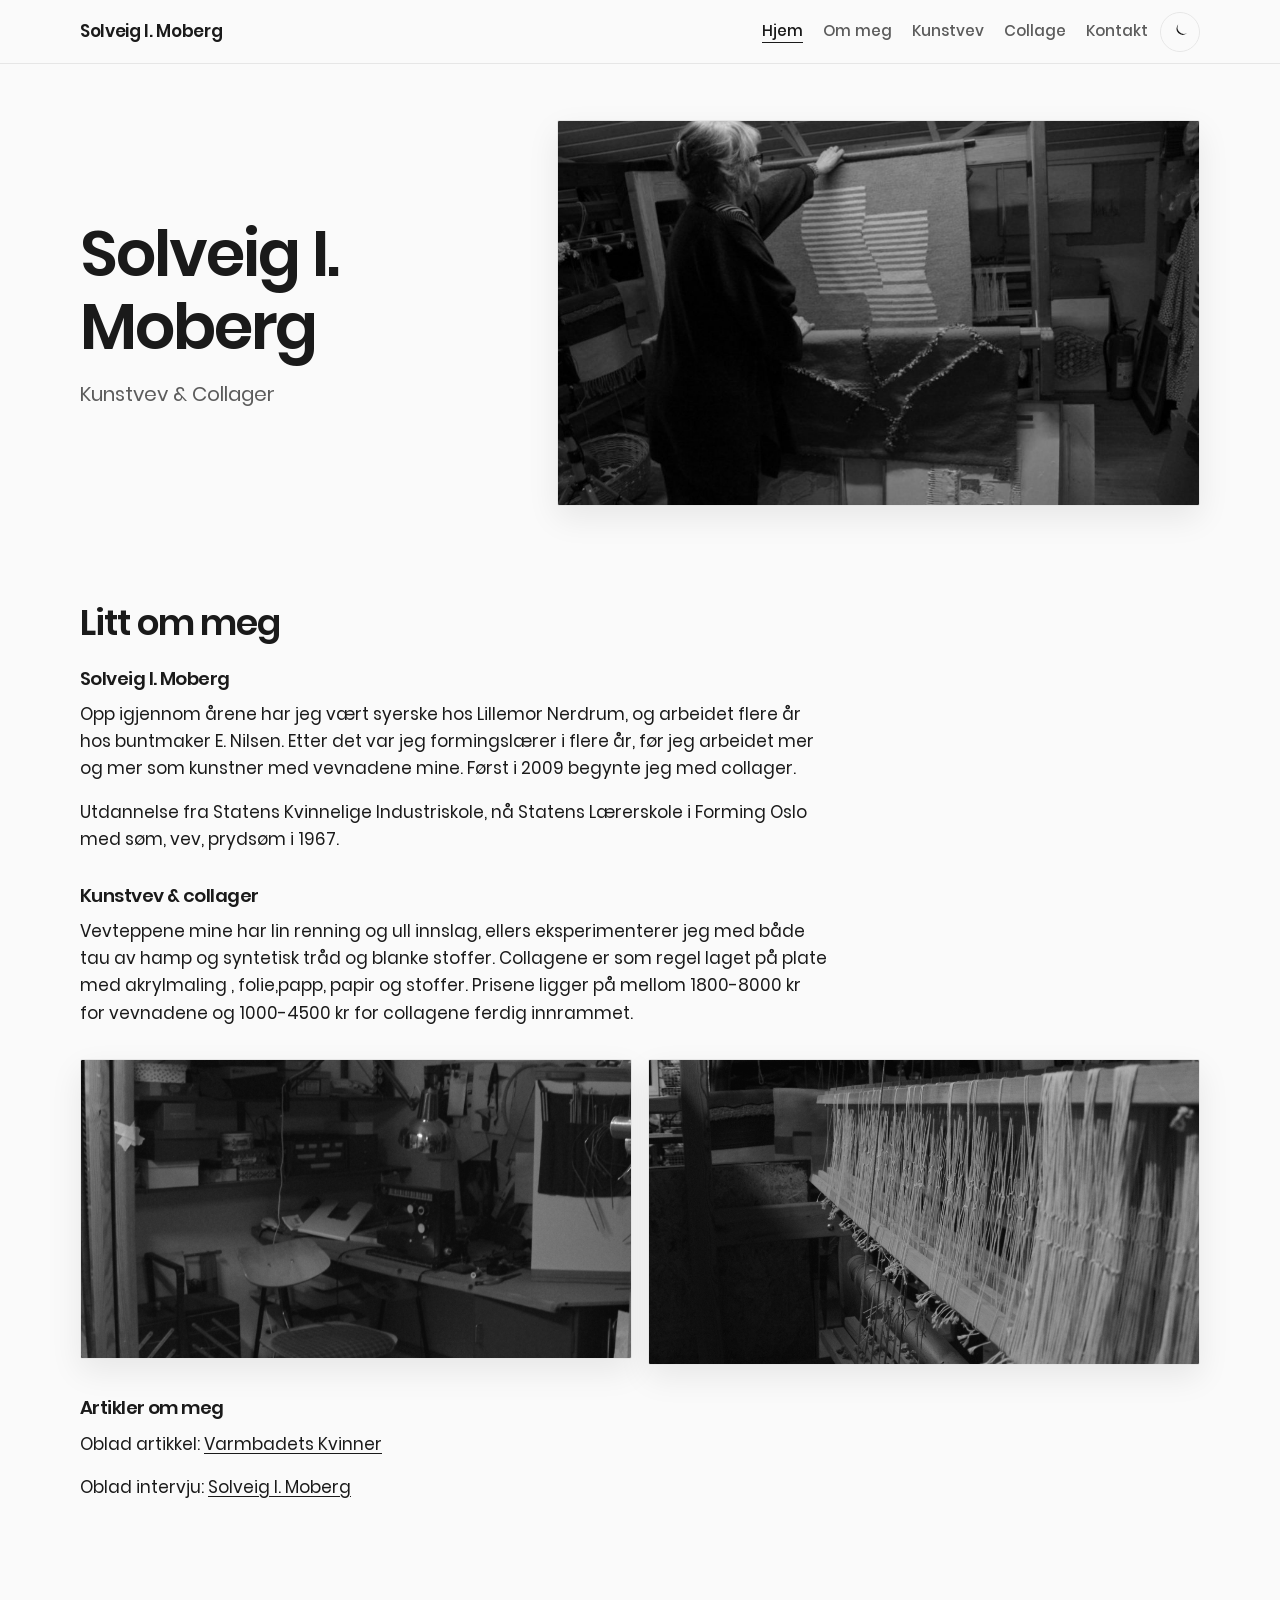
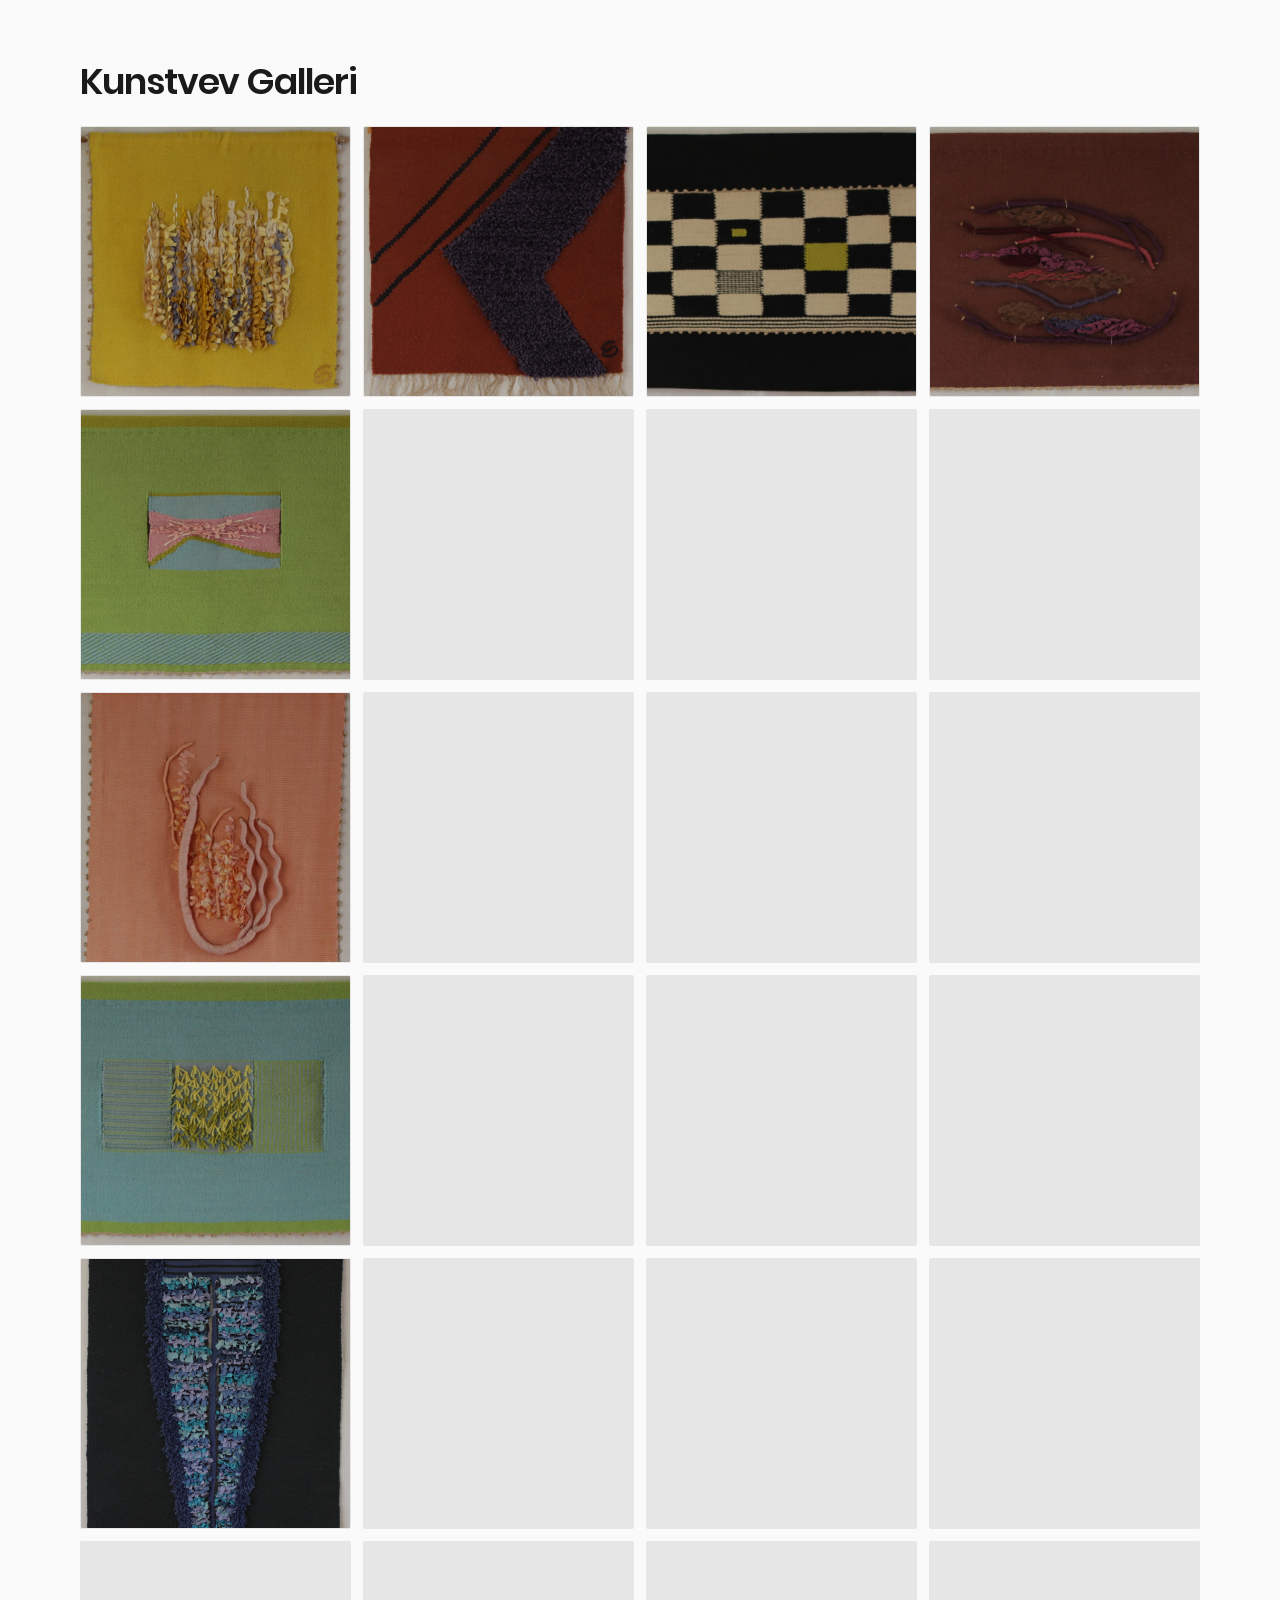
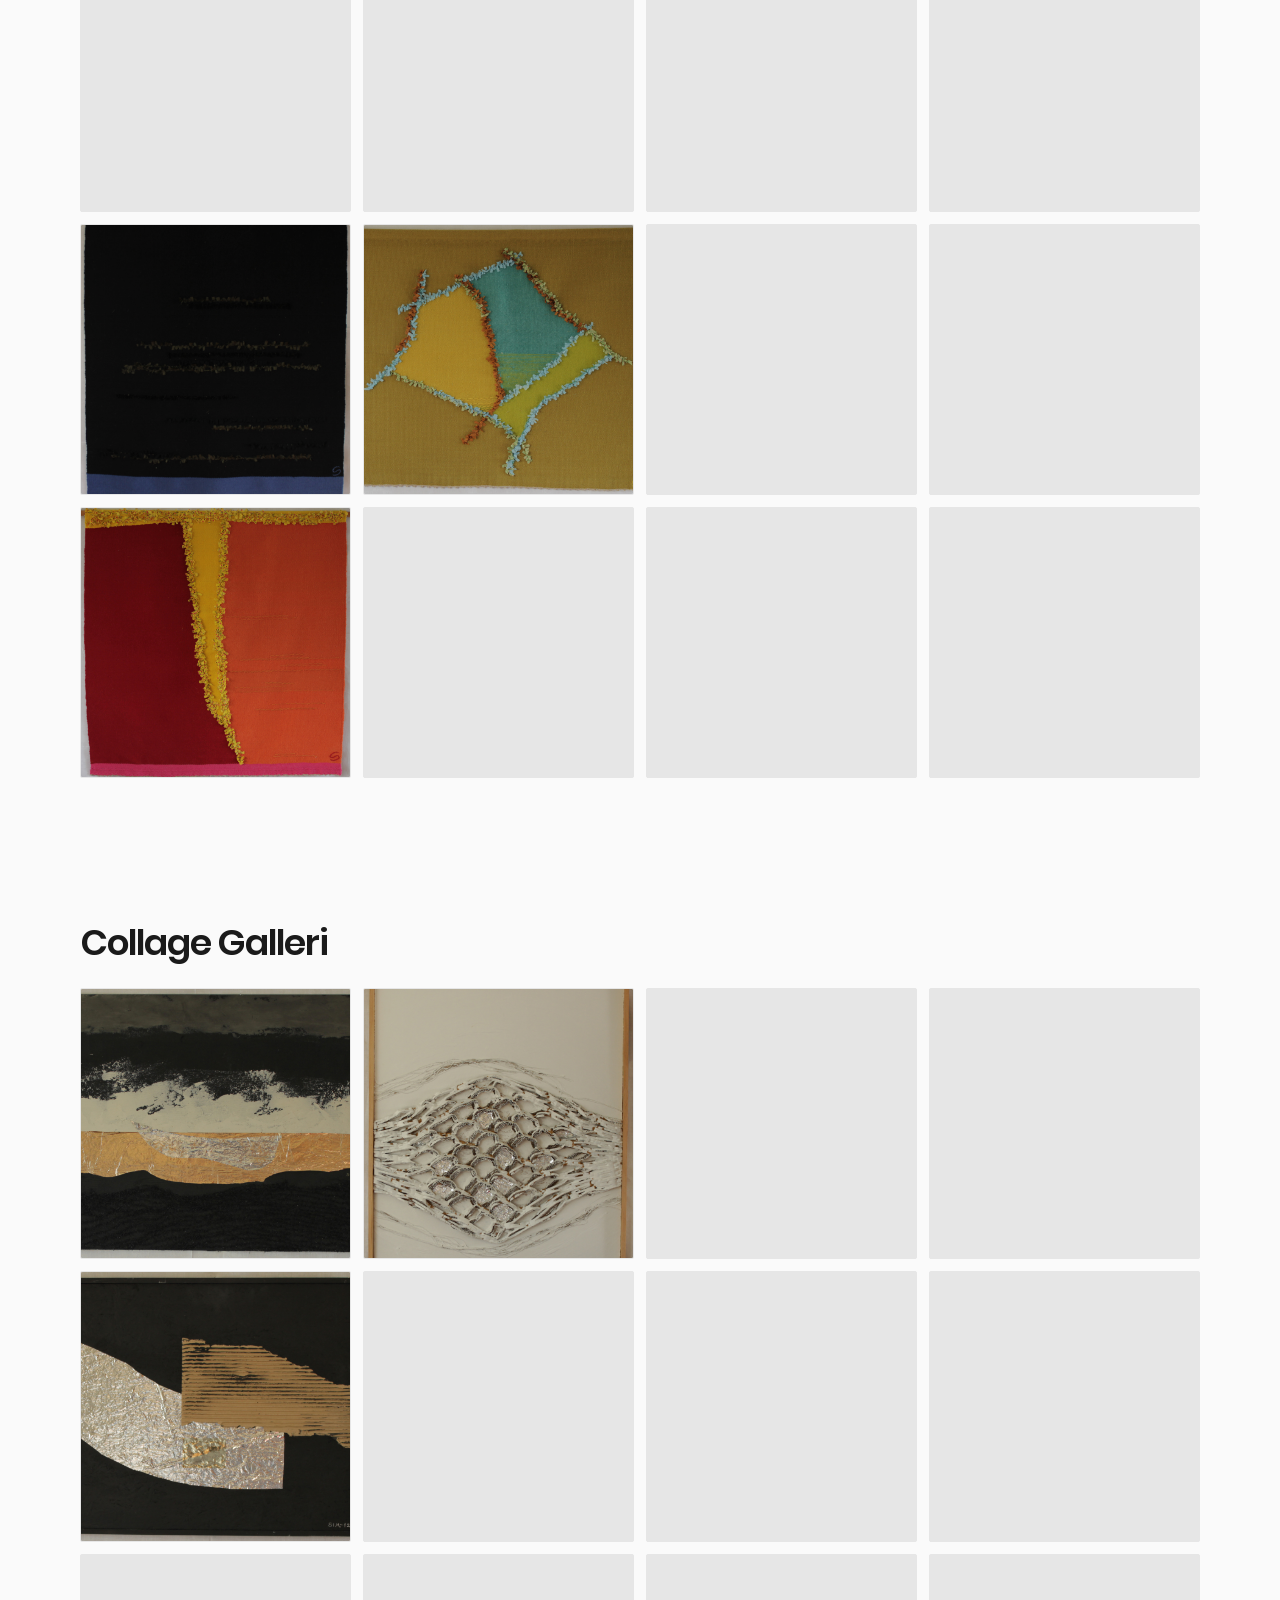
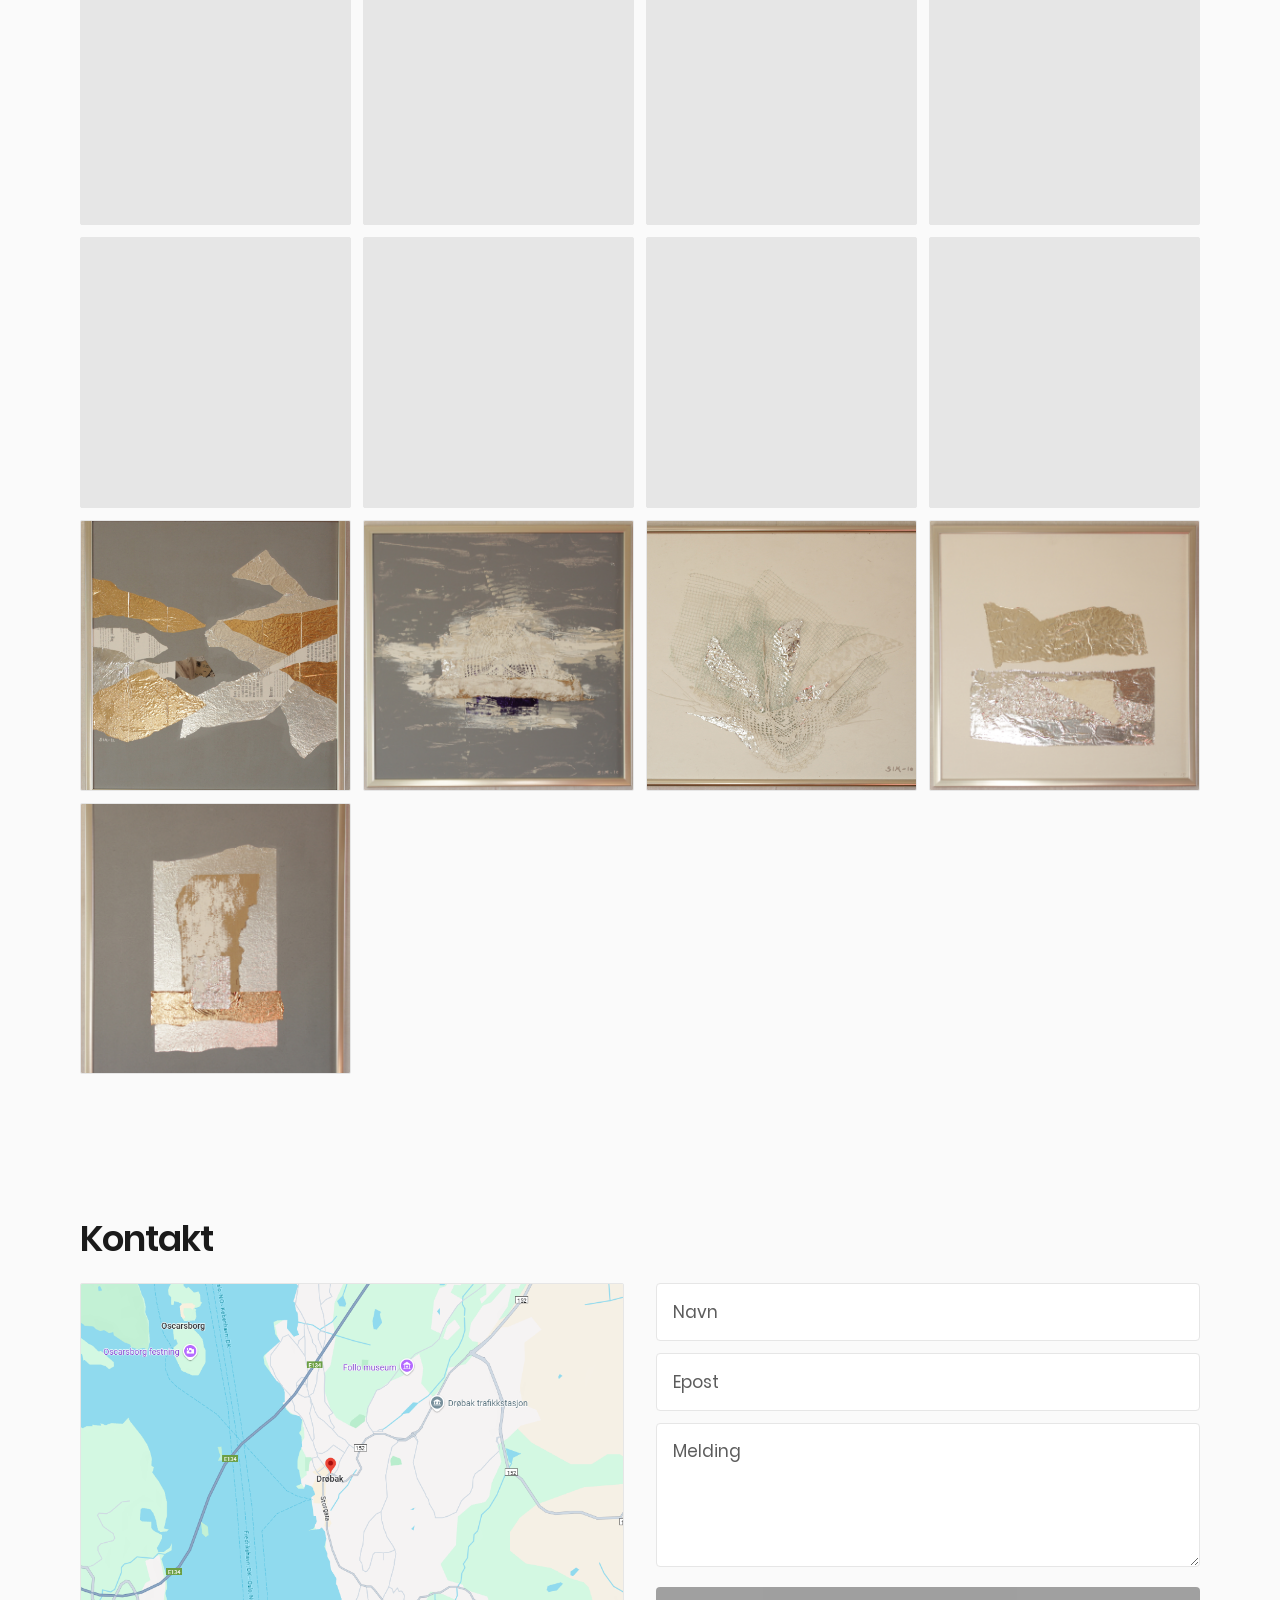
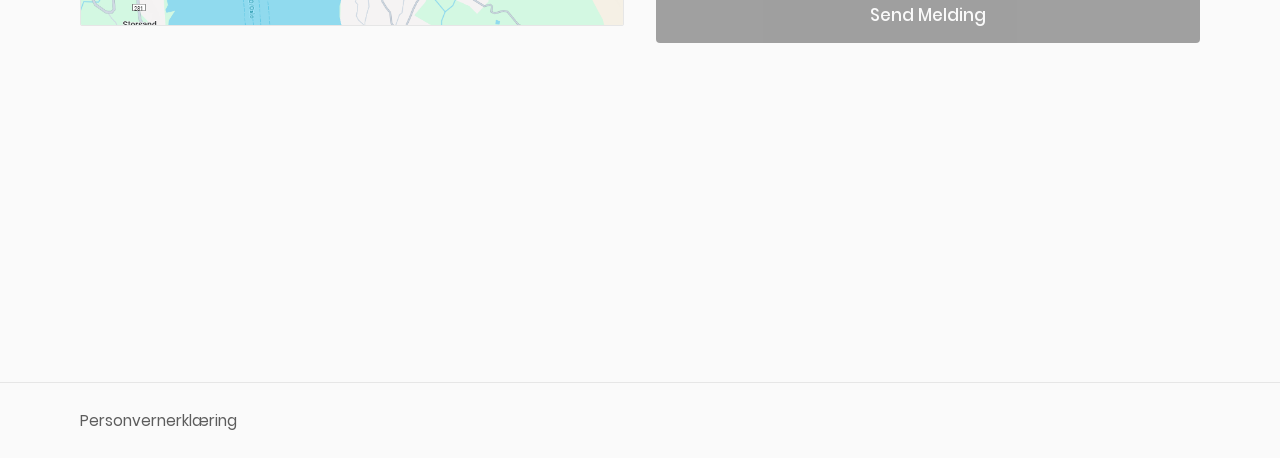
<file: index.html>
<!DOCTYPE html>
<html lang="no" data-theme="light">
<head>
    <meta charset="UTF-8">
    <meta name="viewport" content="width=device-width, initial-scale=1.0">
    <title>Solveig I. Moberg - Kunstvev & Collager</title>
    <meta name="theme-color" content="#fafafa">

    <link rel="apple-touch-icon" sizes="180x180" href="/images/favicon/apple-touch-icon.png">
    <link rel="icon" type="image/png" sizes="32x32" href="/images/favicon/favicon-32x32.png">
    <link rel="icon" type="image/png" sizes="16x16" href="/images/favicon/favicon-16x16.png">
    <link rel="manifest" href="/images/favicon/site.webmanifest">

    <meta name="description" content="Portefølje for Solveig I. Moberg, med fokus på kunstvev og collager. Utforsk hennes unike tekstilkunst og verk i blandede medier.">
    <meta name="keywords" content="Solveig I. Moberg, kunstvev, collager, textile art, Norwegian artist, vevnad">
    <meta name="author" content="Solveig I. Moberg">
    <meta name="robots" content="index, follow">

    <meta property="og:title" content="Solveig I. Moberg - Kunstvev & Collager">
    <meta property="og:description" content="Portefølje for Solveig I. Moberg, med fokus på kunstvev og collager. Utforsk hennes unike tekstilkunst og verk i blandede medier.">
    <meta property="og:image" content="images/sim_01.jpg">
    <meta property="og:url" content="https://solveig.im">
    <meta property="og:type" content="website">

    <meta name="twitter:card" content="summary_large_image">
    <meta name="twitter:title" content="Solveig I. Moberg - Kunstvev & Collager">
    <meta name="twitter:description" content="Portefølje for Solveig I. Moberg, med kunstvev og collager.">
    <meta name="twitter:image" content="images/sim_01.jpg">

    <link rel="canonical" href="https://solveig.im">

    <script type="application/ld+json">
    {
      "@context": "https://schema.org",
      "@type": "Person",
      "name": "Solveig I. Moberg",
      "url": "https://solveig.im",
      "description": "Norsk kunstner som spesialiserer seg på kunstvev og collager.",
      "image": "images/sim_01.jpg",
      "sameAs": [
        "https://www.oblad.no/badebyen/varmbadets-kvinner/s/2-2.2610-1.3875943",
        "https://www.oblad.no/badebyen/solveig-moberg/s/2-2.2610-1.3813298"
      ]
    }
    </script>

    <script>
        (function () {
            try {
                var stored = localStorage.getItem('theme');
                var theme = stored === 'dark' ? 'dark' : 'light';
                document.documentElement.setAttribute('data-theme', theme);
                var meta = document.querySelector('meta[name="theme-color"]');
                if (meta) meta.setAttribute('content', theme === 'dark' ? '#111111' : '#fafafa');
            } catch (e) {}
        })();
    </script>
    <link rel="stylesheet" href="styles.css">
</head>
<body>
    <a class="skip-link" href="#innhold">Hopp til innhold</a>

    <header class="site-header">
        <div class="header-inner">
            <a class="brand" href="/" data-section="landing">Solveig I. Moberg</a>
            <nav id="site-nav" class="site-nav" aria-label="Hovedmeny">
                <a href="/" data-section="landing">Hjem</a>
                <a href="/om-meg" data-section="om-meg">Om meg</a>
                <a href="/kunstvev" data-section="kunstvev">Kunstvev</a>
                <a href="/collage" data-section="collage">Collage</a>
                <a href="/kontakt" data-section="kontakt">Kontakt</a>
            </nav>
            <button type="button" id="theme-toggle" class="icon-btn theme-toggle" aria-pressed="false" aria-label="Bytt til mørk modus">
                <svg class="icon-moon" viewBox="0 0 24 24" aria-hidden="true">
                    <path fill="currentColor" d="M21 14.5A8.5 8.5 0 0 1 9.5 3 7 7 0 1 0 21 14.5z"/>
                </svg>
                <svg class="icon-sun" viewBox="0 0 24 24" aria-hidden="true">
                    <circle cx="12" cy="12" r="4" fill="none" stroke="currentColor" stroke-width="1.8"/>
                    <path d="M12 2.5v2.2M12 19.3v2.2M2.5 12h2.2M19.3 12h2.2M4.8 4.8l1.6 1.6M17.6 17.6l1.6 1.6M19.2 4.8l-1.6 1.6M6.4 17.6l-1.6 1.6" fill="none" stroke="currentColor" stroke-width="1.8" stroke-linecap="round"/>
                </svg>
            </button>
            <button type="button" class="icon-btn nav-toggle" aria-expanded="false" aria-controls="site-nav" aria-label="Meny">
                <svg class="icon-menu" viewBox="0 0 24 24" aria-hidden="true">
                    <path d="M4 7h16M4 12h16M4 17h16" fill="none" stroke="currentColor" stroke-width="1.8" stroke-linecap="round"/>
                </svg>
                <svg class="icon-close" viewBox="0 0 24 24" aria-hidden="true">
                    <path d="M6 6l12 12M18 6L6 18" fill="none" stroke="currentColor" stroke-width="1.8" stroke-linecap="round"/>
                </svg>
            </button>
        </div>
    </header>

    <main id="innhold">
        <section id="landing" class="hero">
            <div class="hero-inner">
                <div class="hero-copy">
                    <h1>Solveig I. Moberg</h1>
                    <p class="lede">Kunstvev &amp; Collager</p>
                </div>
                <figure class="hero-figure">
                    <img src="images/sim.jpg" alt="Solveig I. Moberg ved veven" width="1024" height="614" fetchpriority="high">
                </figure>
            </div>
        </section>

        <section id="om-meg" class="section">
            <div class="section-inner">
                <h2>Litt om meg</h2>
                <div class="prose">
                    <h3>Solveig I. Moberg</h3>
                    <p>Opp igjennom årene har jeg vært syerske hos Lillemor Nerdrum, og arbeidet flere år hos buntmaker E. Nilsen. Etter det var jeg formingslærer i flere år, før jeg arbeidet mer og mer som kunstner med vevnadene mine. Først i 2009 begynte jeg med collager.</p>
                    <p>Utdannelse fra Statens Kvinnelige Industriskole, nå Statens Lærerskole i Forming Oslo med søm, vev, prydsøm i 1967.</p>
                    <h3>Kunstvev &amp; collager</h3>
                    <p>Vevteppene mine har lin renning og ull innslag, ellers eksperimenterer jeg med både tau av hamp og syntetisk tråd og blanke stoffer. Collagene er som regel laget på plate med akrylmaling , folie,papp, papir og stoffer. Prisene ligger på mellom 1800-8000 kr for vevnadene og 1000-4500 kr for collagene ferdig innrammet.</p>
                </div>
                <div class="about-images">
                    <img src="images/sim_02.png" alt="Kunstvev eksempel" width="2992" height="1624" loading="lazy">
                    <img src="images/sim_03.png" alt="Collage eksempel" width="4276" height="2368" loading="lazy">
                </div>
                <div class="prose">
                    <h3>Artikler om meg</h3>
                    <p>Oblad artikkel: <a href="https://www.oblad.no/badebyen/varmbadets-kvinner/s/2-2.2610-1.3875943" target="_blank" rel="noopener">Varmbadets Kvinner</a></p>
                    <p>Oblad intervju: <a href="https://www.oblad.no/badebyen/solveig-moberg/s/2-2.2610-1.3813298" target="_blank" rel="noopener">Solveig I. Moberg</a></p>
                </div>
            </div>
        </section>

        <section id="kunstvev" class="section">
            <div class="section-inner">
                <h2>Kunstvev Galleri</h2>
                <div class="gallery" id="kunstvev-gallery"></div>
            </div>
        </section>

        <section id="collage" class="section">
            <div class="section-inner">
                <h2>Collage Galleri</h2>
                <div class="gallery" id="collage-gallery"></div>
            </div>
        </section>

        <section id="kontakt" class="section">
            <div class="section-inner">
                <h2>Kontakt</h2>
                <div class="contact-grid">
                    <a class="map-link" href="https://maps.app.goo.gl/HiU5fohMpdkxjvyu7" target="_blank" rel="noopener noreferrer">
                        <img src="images/map.png" alt="Kart" width="898" height="564" class="map-image">
                    </a>
                    <form id="kontakt-form" action="https://formspree.io/f/xwpapywr" method="POST">
                        <input type="hidden" name="_next" value="https://solveig.im/kontakt?success=1">
                        <label class="field">
                            <span class="visually-hidden">Navn</span>
                            <input type="text" name="name" placeholder="Navn" required minlength="2" pattern="[A-Za-zÆØÅæøå\s]+" title="Bare bokstaver er tillatt" autocomplete="name">
                        </label>
                        <label class="field">
                            <span class="visually-hidden">Epost</span>
                            <input type="email" name="email" placeholder="Epost" required autocomplete="email">
                        </label>
                        <label class="field">
                            <span class="visually-hidden">Melding</span>
                            <textarea name="message" placeholder="Melding" required minlength="10"></textarea>
                        </label>
                        <button type="submit" id="submit-button" disabled>Send Melding</button>
                        <div id="form-response" class="form-response" role="status" aria-live="polite"></div>
                    </form>
                </div>
            </div>
        </section>
    </main>

    <footer class="site-footer">
        <div class="footer-inner">
            <a href="personvern.html">Personvernerklæring</a>
        </div>
    </footer>

    <div id="lightbox" class="lightbox" hidden role="dialog" aria-modal="true" aria-label="Bildevisning">
        <button type="button" class="lightbox-close" aria-label="Lukk">
            <svg viewBox="0 0 24 24" aria-hidden="true">
                <path d="M6 6l12 12M18 6L6 18" fill="none" stroke="currentColor" stroke-width="1.8" stroke-linecap="round"/>
            </svg>
        </button>
        <button type="button" class="lightbox-prev" aria-label="Forrige bilde">
            <svg viewBox="0 0 24 24" aria-hidden="true">
                <path d="M14.5 5.5 8 12l6.5 6.5" fill="none" stroke="currentColor" stroke-width="1.8" stroke-linecap="round" stroke-linejoin="round"/>
            </svg>
        </button>
        <button type="button" class="lightbox-next" aria-label="Neste bilde">
            <svg viewBox="0 0 24 24" aria-hidden="true">
                <path d="M9.5 5.5 16 12l-6.5 6.5" fill="none" stroke="currentColor" stroke-width="1.8" stroke-linecap="round" stroke-linejoin="round"/>
            </svg>
        </button>
        <img id="lightbox-img" alt="">
    </div>

    <script src="scripts.js"></script>
</body>
</html>
</file>
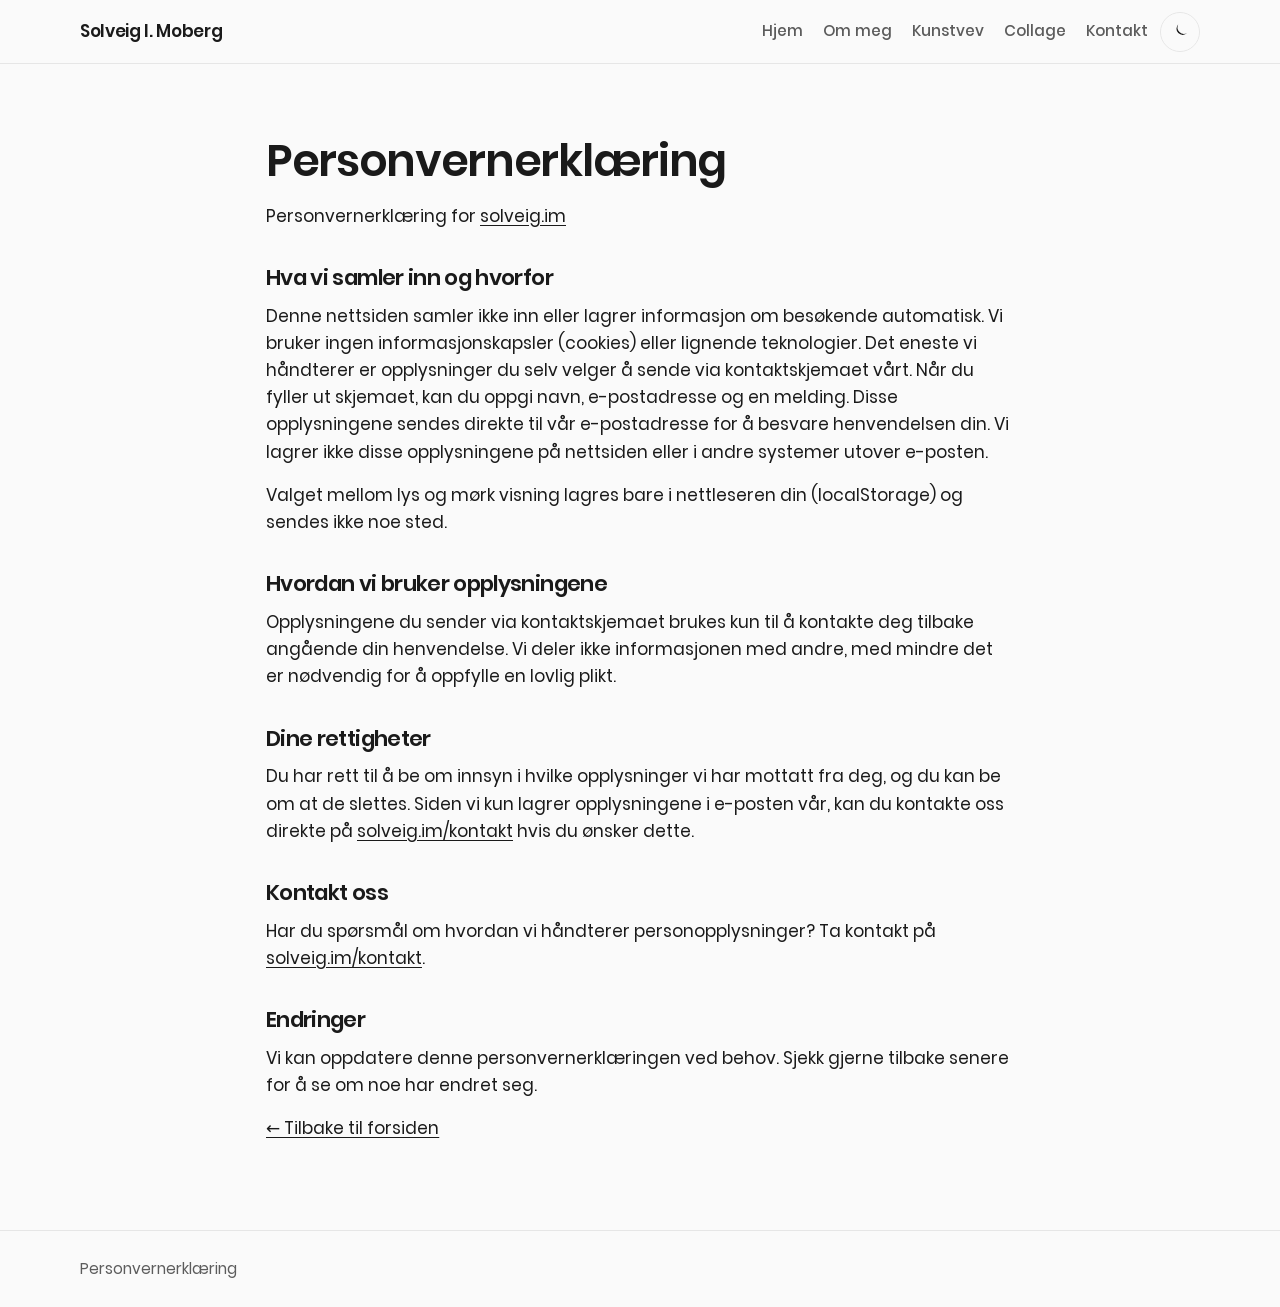
<file: personvern.html>
<!DOCTYPE html>
<html lang="no" data-theme="light">
<head>
    <meta charset="UTF-8">
    <meta name="viewport" content="width=device-width, initial-scale=1.0">
    <title>Personvernerklæring - Solveig I. Moberg</title>
    <meta name="theme-color" content="#fafafa">
    <link rel="apple-touch-icon" sizes="180x180" href="/images/favicon/apple-touch-icon.png">
    <link rel="icon" type="image/png" sizes="32x32" href="/images/favicon/favicon-32x32.png">
    <link rel="icon" type="image/png" sizes="16x16" href="/images/favicon/favicon-16x16.png">
    <link rel="manifest" href="/images/favicon/site.webmanifest">
    <script>
        (function () {
            try {
                var stored = localStorage.getItem('theme');
                var theme = stored === 'dark' ? 'dark' : 'light';
                document.documentElement.setAttribute('data-theme', theme);
                var meta = document.querySelector('meta[name="theme-color"]');
                if (meta) meta.setAttribute('content', theme === 'dark' ? '#111111' : '#fafafa');
            } catch (e) {}
        })();
    </script>
    <link rel="stylesheet" href="styles.css">
</head>
<body>
    <a class="skip-link" href="#innhold">Hopp til innhold</a>

    <header class="site-header">
        <div class="header-inner">
            <a class="brand" href="/">Solveig I. Moberg</a>
            <nav id="site-nav" class="site-nav" aria-label="Hovedmeny">
                <a href="/">Hjem</a>
                <a href="/om-meg">Om meg</a>
                <a href="/kunstvev">Kunstvev</a>
                <a href="/collage">Collage</a>
                <a href="/kontakt">Kontakt</a>
            </nav>
            <button type="button" id="theme-toggle" class="icon-btn theme-toggle" aria-pressed="false" aria-label="Bytt til mørk modus">
                <svg class="icon-moon" viewBox="0 0 24 24" aria-hidden="true">
                    <path fill="currentColor" d="M21 14.5A8.5 8.5 0 0 1 9.5 3 7 7 0 1 0 21 14.5z"/>
                </svg>
                <svg class="icon-sun" viewBox="0 0 24 24" aria-hidden="true">
                    <circle cx="12" cy="12" r="4" fill="none" stroke="currentColor" stroke-width="1.8"/>
                    <path d="M12 2.5v2.2M12 19.3v2.2M2.5 12h2.2M19.3 12h2.2M4.8 4.8l1.6 1.6M17.6 17.6l1.6 1.6M19.2 4.8l-1.6 1.6M6.4 17.6l-1.6 1.6" fill="none" stroke="currentColor" stroke-width="1.8" stroke-linecap="round"/>
                </svg>
            </button>
            <button type="button" class="icon-btn nav-toggle" aria-expanded="false" aria-controls="site-nav" aria-label="Meny">
                <svg class="icon-menu" viewBox="0 0 24 24" aria-hidden="true">
                    <path d="M4 7h16M4 12h16M4 17h16" fill="none" stroke="currentColor" stroke-width="1.8" stroke-linecap="round"/>
                </svg>
                <svg class="icon-close" viewBox="0 0 24 24" aria-hidden="true">
                    <path d="M6 6l12 12M18 6L6 18" fill="none" stroke="currentColor" stroke-width="1.8" stroke-linecap="round"/>
                </svg>
            </button>
        </div>
    </header>

    <main id="innhold" class="section">
        <article class="section-inner prose">
            <h1>Personvernerklæring</h1>
            <p>Personvernerklæring for <a href="https://solveig.im">solveig.im</a></p>

            <h2>Hva vi samler inn og hvorfor</h2>
            <p>Denne nettsiden samler ikke inn eller lagrer informasjon om besøkende automatisk. Vi bruker ingen informasjonskapsler (cookies) eller lignende teknologier. Det eneste vi håndterer er opplysninger du selv velger å sende via kontaktskjemaet vårt. Når du fyller ut skjemaet, kan du oppgi navn, e-postadresse og en melding. Disse opplysningene sendes direkte til vår e-postadresse for å besvare henvendelsen din. Vi lagrer ikke disse opplysningene på nettsiden eller i andre systemer utover e-posten.</p>
            <p>Valget mellom lys og mørk visning lagres bare i nettleseren din (localStorage) og sendes ikke noe sted.</p>

            <h2>Hvordan vi bruker opplysningene</h2>
            <p>Opplysningene du sender via kontaktskjemaet brukes kun til å kontakte deg tilbake angående din henvendelse. Vi deler ikke informasjonen med andre, med mindre det er nødvendig for å oppfylle en lovlig plikt.</p>

            <h2>Dine rettigheter</h2>
            <p>Du har rett til å be om innsyn i hvilke opplysninger vi har mottatt fra deg, og du kan be om at de slettes. Siden vi kun lagrer opplysningene i e-posten vår, kan du kontakte oss direkte på <a href="/kontakt">solveig.im/kontakt</a> hvis du ønsker dette.</p>

            <h2>Kontakt oss</h2>
            <p>Har du spørsmål om hvordan vi håndterer personopplysninger? Ta kontakt på <a href="/kontakt">solveig.im/kontakt</a>.</p>

            <h2>Endringer</h2>
            <p>Vi kan oppdatere denne personvernerklæringen ved behov. Sjekk gjerne tilbake senere for å se om noe har endret seg.</p>

            <p><a href="https://solveig.im">← Tilbake til forsiden</a></p>
        </article>
    </main>

    <footer class="site-footer">
        <div class="footer-inner">
            <a href="personvern.html">Personvernerklæring</a>
        </div>
    </footer>

    <script src="scripts.js"></script>
</body>
</html>
</file>
<file: styles.css>
@font-face {
    font-family: 'Poppins';
    src: url('fonts/Poppins-Regular.ttf') format('truetype');
    font-weight: 400;
    font-style: normal;
    font-display: swap;
}

@font-face {
    font-family: 'Poppins';
    src: url('fonts/Poppins-Medium.ttf') format('truetype');
    font-weight: 500;
    font-style: normal;
    font-display: swap;
}

@font-face {
    font-family: 'Poppins';
    src: url('fonts/Poppins-SemiBold.ttf') format('truetype');
    font-weight: 600;
    font-style: normal;
    font-display: swap;
}

:root {
    color-scheme: light;
    --bg: #fafafa;
    --text: #1a1a1a;
    --muted: #5c5c5c;
    --line: #e6e6e6;
    --surface: #ffffff;
    --shadow: 0 12px 32px rgba(0, 0, 0, 0.08);
    --ok: #1c6b3a;
    --danger: #9b2c2c;
    --header: rgba(250, 250, 250, 0.92);
    --header-h: 4rem;
}

:root[data-theme="dark"] {
    color-scheme: dark;
    --bg: #111111;
    --text: #f4f4f4;
    --muted: #a3a3a3;
    --line: #2a2a2a;
    --surface: #1a1a1a;
    --shadow: 0 12px 32px rgba(0, 0, 0, 0.35);
    --ok: #9dccae;
    --danger: #f0a8a8;
    --header: rgba(17, 17, 17, 0.92);
}

* {
    box-sizing: border-box;
}

html {
    scroll-padding-top: var(--header-h);
}

body {
    margin: 0;
    background: var(--bg);
    color: var(--text);
    font-family: 'Poppins', system-ui, sans-serif;
    font-size: 1.0625rem;
    font-weight: 400;
    line-height: 1.6;
}

img {
    max-width: 100%;
    height: auto;
}

h1, h2, h3 {
    font-weight: 600;
    letter-spacing: -0.03em;
    line-height: 1.15;
    text-wrap: balance;
}

h1 {
    margin: 0;
    font-size: clamp(2.6rem, 5vw, 4.25rem);
}

h2 {
    margin: 0 0 1.5rem;
    font-size: clamp(1.75rem, 3vw, 2.25rem);
}

h3 {
    margin: 2rem 0 0.75rem;
    font-size: 1.15rem;
}

p {
    margin: 0 0 1rem;
}

a {
    color: inherit;
}

:focus-visible {
    outline: 2px solid var(--text);
    outline-offset: 3px;
}

.visually-hidden {
    position: absolute;
    width: 1px;
    height: 1px;
    padding: 0;
    margin: -1px;
    overflow: hidden;
    clip: rect(0, 0, 0, 0);
    white-space: nowrap;
    border: 0;
}

.skip-link {
    position: absolute;
    left: 1rem;
    top: -3rem;
    z-index: 80;
    background: var(--text);
    color: var(--bg);
    padding: 0.5rem 0.75rem;
    text-decoration: none;
}

.skip-link:focus {
    top: 0.5rem;
}

.site-header {
    position: sticky;
    top: 0;
    z-index: 30;
    height: var(--header-h);
    padding: 0 1.5rem;
    background: var(--header);
    border-bottom: 1px solid var(--line);
    backdrop-filter: blur(16px);
}

.header-inner {
    height: 100%;
    width: min(1120px, 100%);
    margin-inline: auto;
    display: flex;
    align-items: center;
    gap: 0.75rem;
}

.brand {
    margin-right: auto;
    font-weight: 600;
    letter-spacing: -0.02em;
    text-decoration: none;
    white-space: nowrap;
}

.site-nav {
    display: flex;
    align-items: center;
    gap: 1.25rem;
}

.site-nav a {
    color: var(--muted);
    font-size: 0.95rem;
    font-weight: 500;
    text-decoration: none;
}

.site-nav a[aria-current="page"] {
    color: var(--text);
    text-decoration: underline;
    text-decoration-thickness: 1px;
    text-underline-offset: 0.4em;
}

.icon-btn {
    width: 2.5rem;
    height: 2.5rem;
    display: inline-flex;
    align-items: center;
    justify-content: center;
    flex: none;
    padding: 0;
    border: 1px solid var(--line);
    border-radius: 999px;
    background: transparent;
    color: var(--text);
    cursor: pointer;
}

.icon-btn svg {
    width: 1.15rem;
    height: 1.15rem;
    display: block;
}

.theme-toggle .icon-sun,
.nav-toggle .icon-close {
    display: none;
}

:root[data-theme="dark"] .theme-toggle .icon-moon {
    display: none;
}

:root[data-theme="dark"] .theme-toggle .icon-sun {
    display: block;
}

.nav-toggle {
    display: none;
}

.nav-toggle[aria-expanded="true"] .icon-menu {
    display: none;
}

.nav-toggle[aria-expanded="true"] .icon-close {
    display: block;
}

.hero {
    padding: 3.5rem 1.5rem 1.5rem;
}

.hero-inner,
.section-inner,
.footer-inner {
    width: min(1120px, 100%);
    margin-inline: auto;
}

.hero-inner {
    display: grid;
    grid-template-columns: minmax(0, 0.8fr) minmax(0, 1.2fr);
    gap: 3rem;
    align-items: center;
}

.lede {
    margin: 0.85rem 0 0;
    color: var(--muted);
    font-size: 1.25rem;
    font-weight: 400;
}

.hero-figure {
    margin: 0;
}

.hero-figure img,
.about-images img {
    display: block;
    width: 100%;
    border: 1px solid var(--line);
    border-radius: 2px;
    box-shadow: var(--shadow);
}

.section {
    padding: 4.5rem 1.5rem;
}

.prose {
    max-width: 68ch;
}

.prose h1 {
    margin: 0 0 1rem;
    font-size: clamp(2rem, 4vw, 2.75rem);
}

.prose h2 {
    margin: 2.25rem 0 0.75rem;
    font-size: 1.35rem;
}

.prose h3:first-child {
    margin-top: 0;
}

.prose a {
    text-underline-offset: 0.15em;
}

.about-images {
    display: grid;
    grid-template-columns: 1fr 1fr;
    gap: 1rem;
    margin: 2rem 0;
}

.gallery {
    display: grid;
    grid-template-columns: repeat(auto-fill, minmax(220px, 1fr));
    gap: 0.75rem;
}

.gallery-item {
    display: block;
    width: 100%;
    margin: 0;
    padding: 0;
    border: 1px solid var(--line);
    border-radius: 2px;
    overflow: hidden;
    background: var(--line);
    cursor: pointer;
}

.gallery-item img {
    display: block;
    width: 100%;
    aspect-ratio: 1;
    object-fit: cover;
}

.gallery-empty {
    color: var(--muted);
}

#kontakt {
    min-height: calc(100vh - var(--header-h));
}

.contact-grid {
    display: grid;
    grid-template-columns: 1fr 1fr;
    gap: 2rem;
    align-items: start;
}

.map-link {
    display: block;
}

.map-image {
    display: block;
    width: 100%;
    border: 1px solid var(--line);
    border-radius: 2px;
}

form {
    display: flex;
    flex-direction: column;
    gap: 0.75rem;
}

.field {
    display: block;
}

input,
textarea {
    width: 100%;
    padding: 0.9rem 1rem;
    border: 1px solid var(--line);
    border-radius: 4px;
    background: var(--surface);
    color: var(--text);
    font: inherit;
}

textarea {
    min-height: 9rem;
    resize: vertical;
}

input::placeholder,
textarea::placeholder {
    color: var(--muted);
    opacity: 1;
}

button[type="submit"] {
    padding: 0.9rem 1.25rem;
    border: 0;
    border-radius: 4px;
    background: var(--text);
    color: var(--bg);
    font: inherit;
    font-weight: 500;
    cursor: pointer;
}

button[type="submit"]:hover:not(:disabled) {
    opacity: 0.88;
}

button[type="submit"]:disabled {
    opacity: 0.4;
    cursor: not-allowed;
}

.form-response {
    min-height: 1.5rem;
    font-size: 0.95rem;
}

.form-response.success {
    color: var(--ok);
}

.form-response.error {
    color: var(--danger);
}

.site-footer {
    padding: 1.5rem;
    border-top: 1px solid var(--line);
}

.site-footer a {
    color: var(--muted);
    font-size: 0.95rem;
    text-decoration: none;
}

.site-footer a:hover {
    color: var(--text);
}

.lightbox {
    position: fixed;
    inset: 0;
    z-index: 50;
    display: flex;
    align-items: center;
    justify-content: center;
    padding: 4.5rem 4.5rem;
    background: rgba(0, 0, 0, 0.88);
}

.lightbox[hidden] {
    display: none;
}

.lightbox img {
    max-width: 100%;
    max-height: 100%;
    object-fit: contain;
}

.lightbox button {
    position: absolute;
    display: inline-flex;
    align-items: center;
    justify-content: center;
    width: 2.75rem;
    height: 2.75rem;
    padding: 0;
    border: 0;
    border-radius: 999px;
    background: rgba(0, 0, 0, 0.45);
    color: #fff;
    cursor: pointer;
}

.lightbox button svg {
    width: 1.25rem;
    height: 1.25rem;
}

.lightbox button:hover {
    background: rgba(0, 0, 0, 0.7);
}

.lightbox button:focus-visible {
    outline-color: #fff;
}

.lightbox-close {
    top: 0.75rem;
    right: 0.75rem;
}

.lightbox-prev,
.lightbox-next {
    top: 50%;
    transform: translateY(-50%);
}

.lightbox-prev {
    left: 0.75rem;
}

.lightbox-next {
    right: 0.75rem;
}

body.lightbox-open {
    overflow: hidden;
}

@media (max-width: 860px) {
    .nav-toggle {
        display: inline-flex;
    }

    .site-nav {
        display: none;
        position: absolute;
        top: 100%;
        left: 0;
        right: 0;
        flex-direction: column;
        align-items: stretch;
        gap: 0;
        padding: 0.4rem 0 0.6rem;
        background: var(--bg);
        border-bottom: 1px solid var(--line);
    }

    .site-nav.is-open {
        display: flex;
    }

    .site-nav a {
        padding: 0.85rem 1.25rem;
    }
}

@media (max-width: 800px) {
    .hero {
        padding: 2.25rem 1.25rem 0.5rem;
    }

    .hero-inner,
    .contact-grid,
    .about-images {
        grid-template-columns: 1fr;
    }

    .hero-inner {
        gap: 1.5rem;
    }

    .section {
        padding: 3rem 1.25rem;
    }

    .lightbox {
        padding: 4rem 3.25rem;
    }
}

@media (max-width: 520px) {
    .gallery {
        grid-template-columns: repeat(2, minmax(0, 1fr));
        gap: 0.5rem;
    }
}

@media (prefers-reduced-motion: no-preference) {
    html {
        scroll-behavior: smooth;
    }

    .gallery-item img {
        transition: opacity 0.2s ease;
    }

    .gallery-item:hover img {
        opacity: 0.86;
    }
}

@media (forced-colors: active) {
    .icon-btn,
    button[type="submit"],
    .gallery-item {
        border: 1px solid ButtonText;
    }
}
</file>
